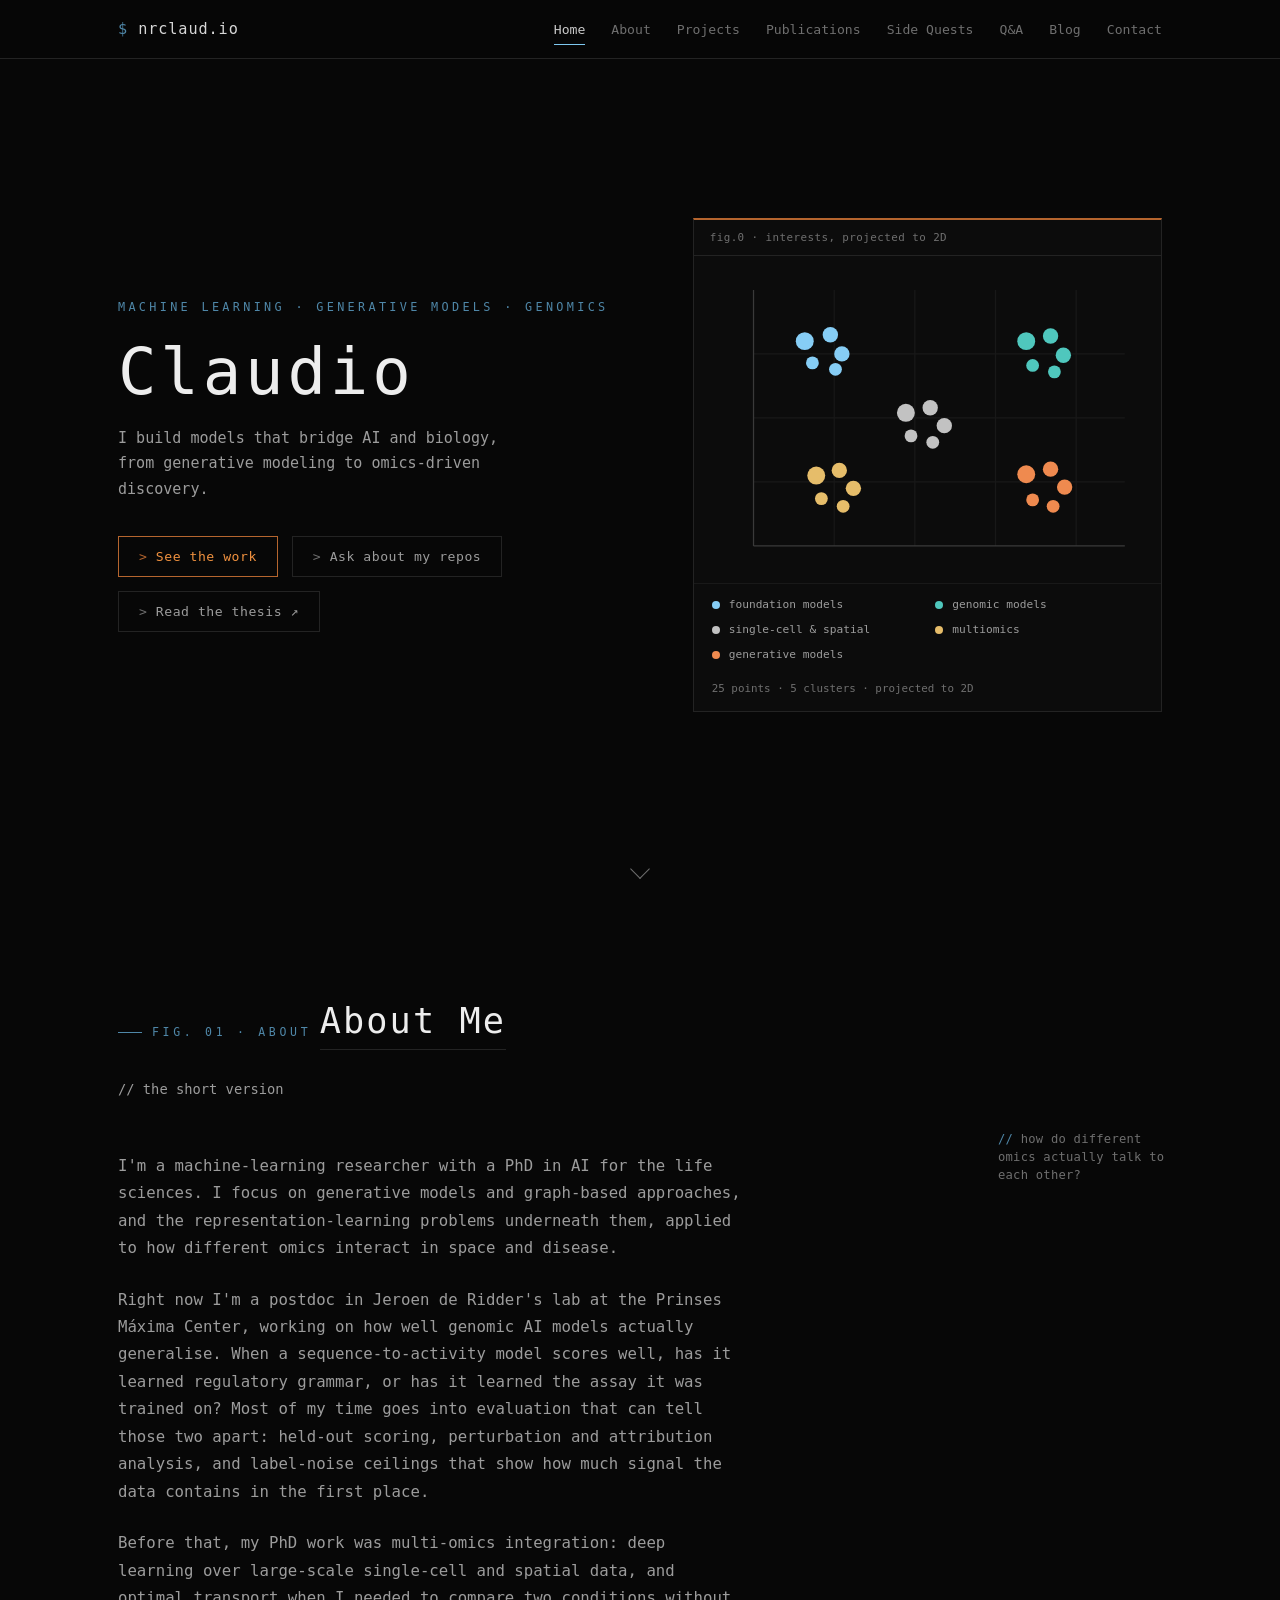
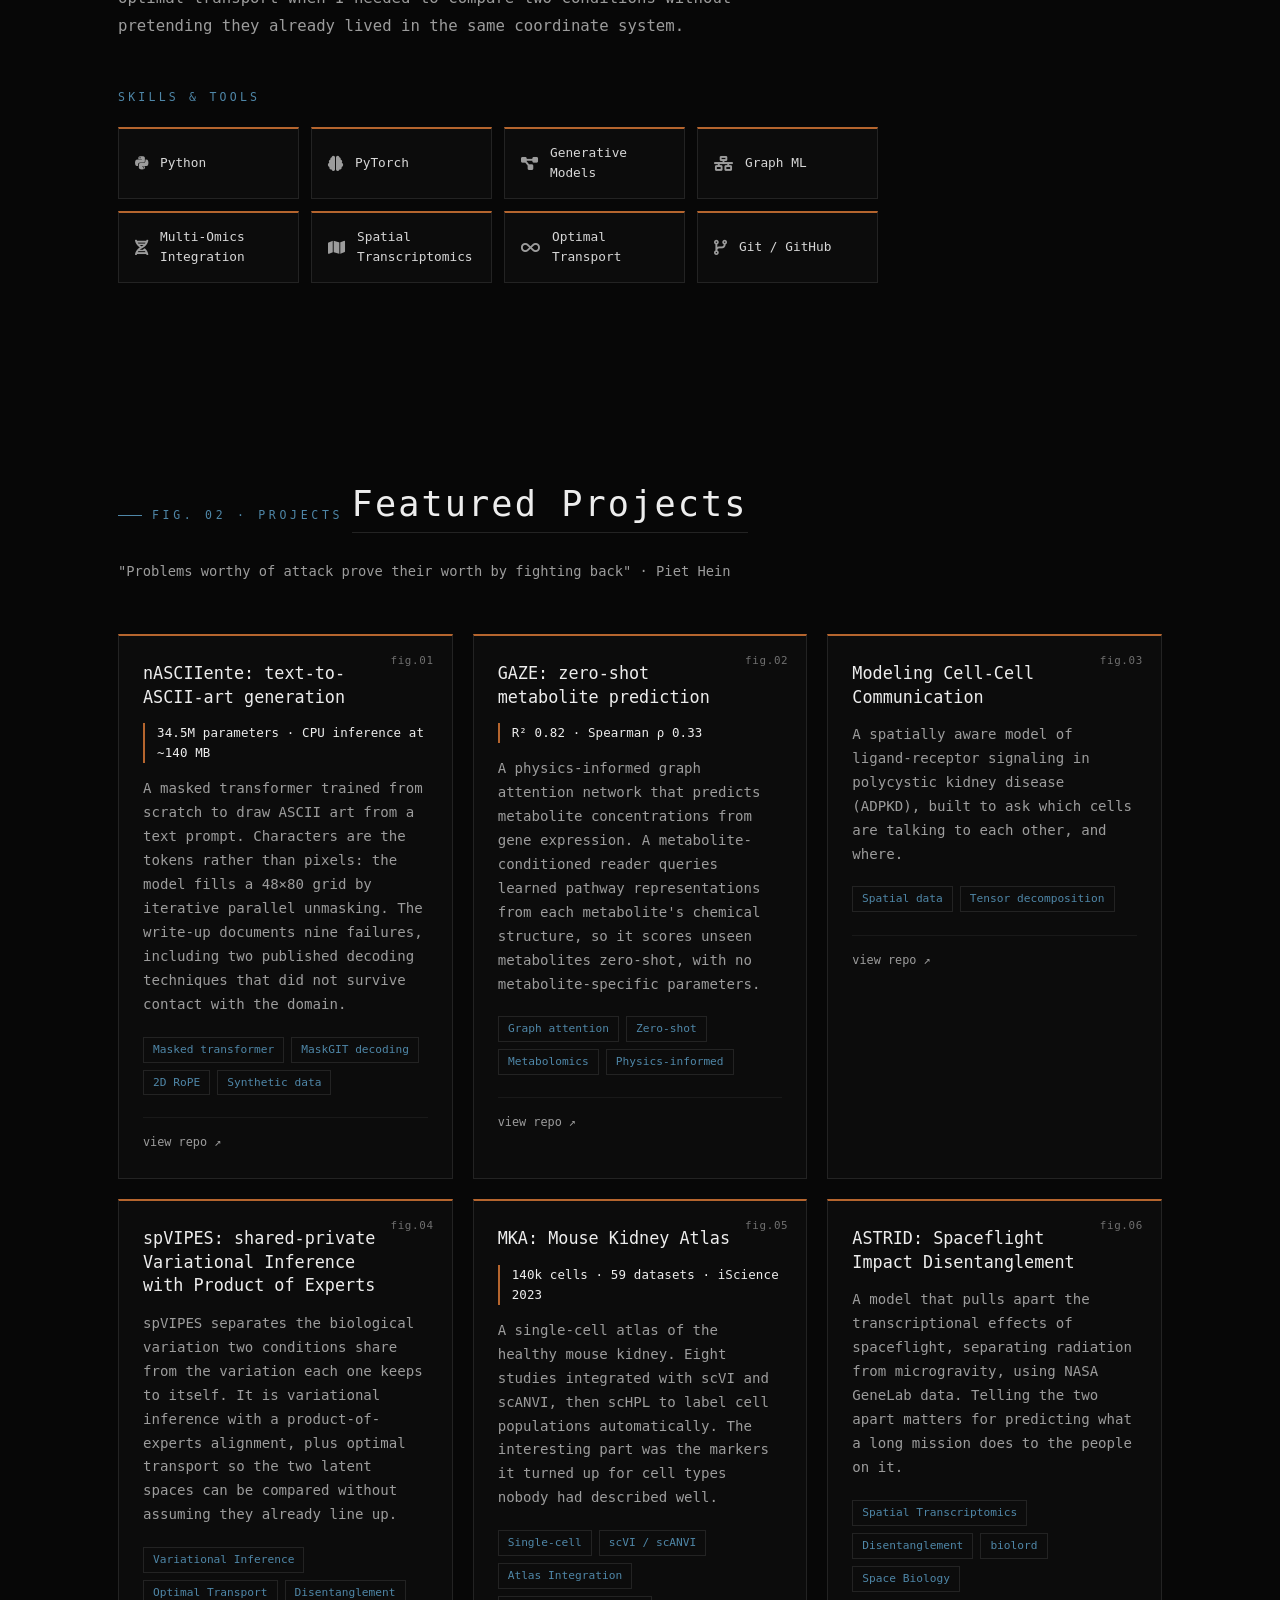
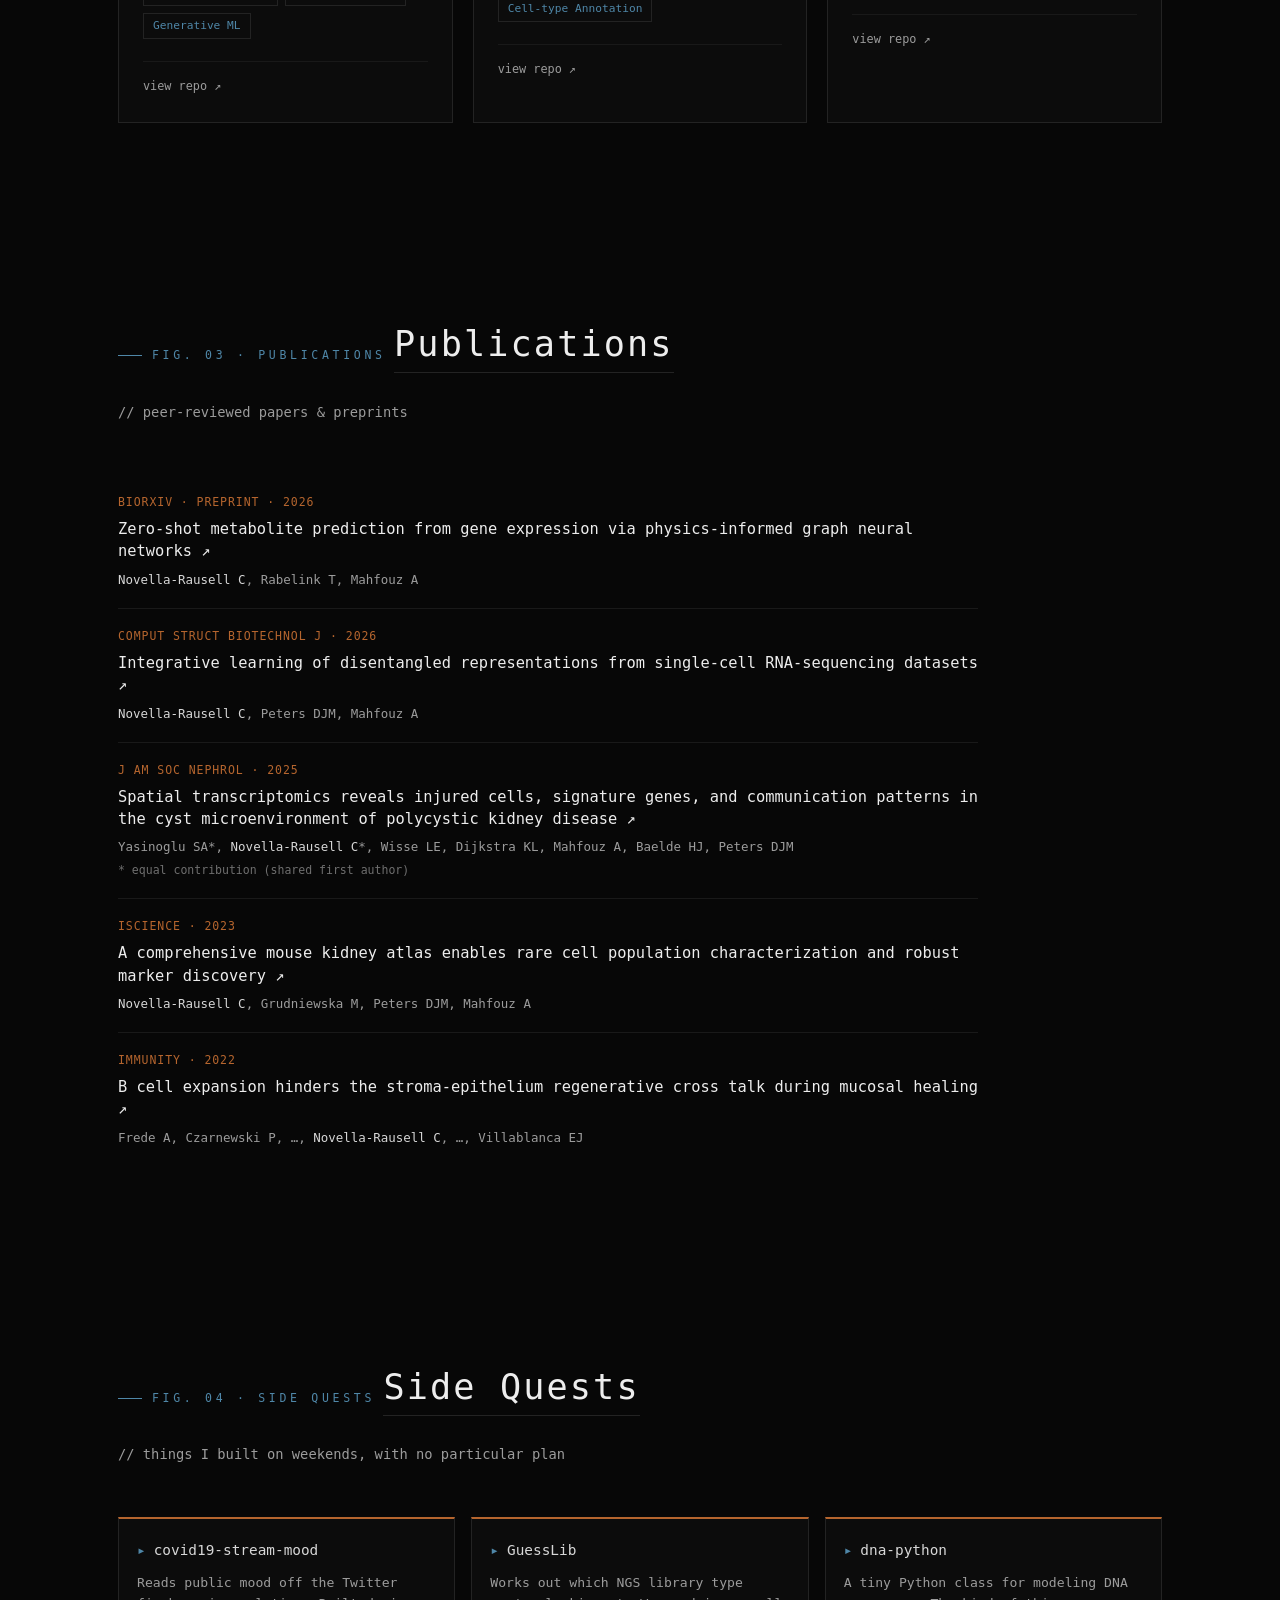
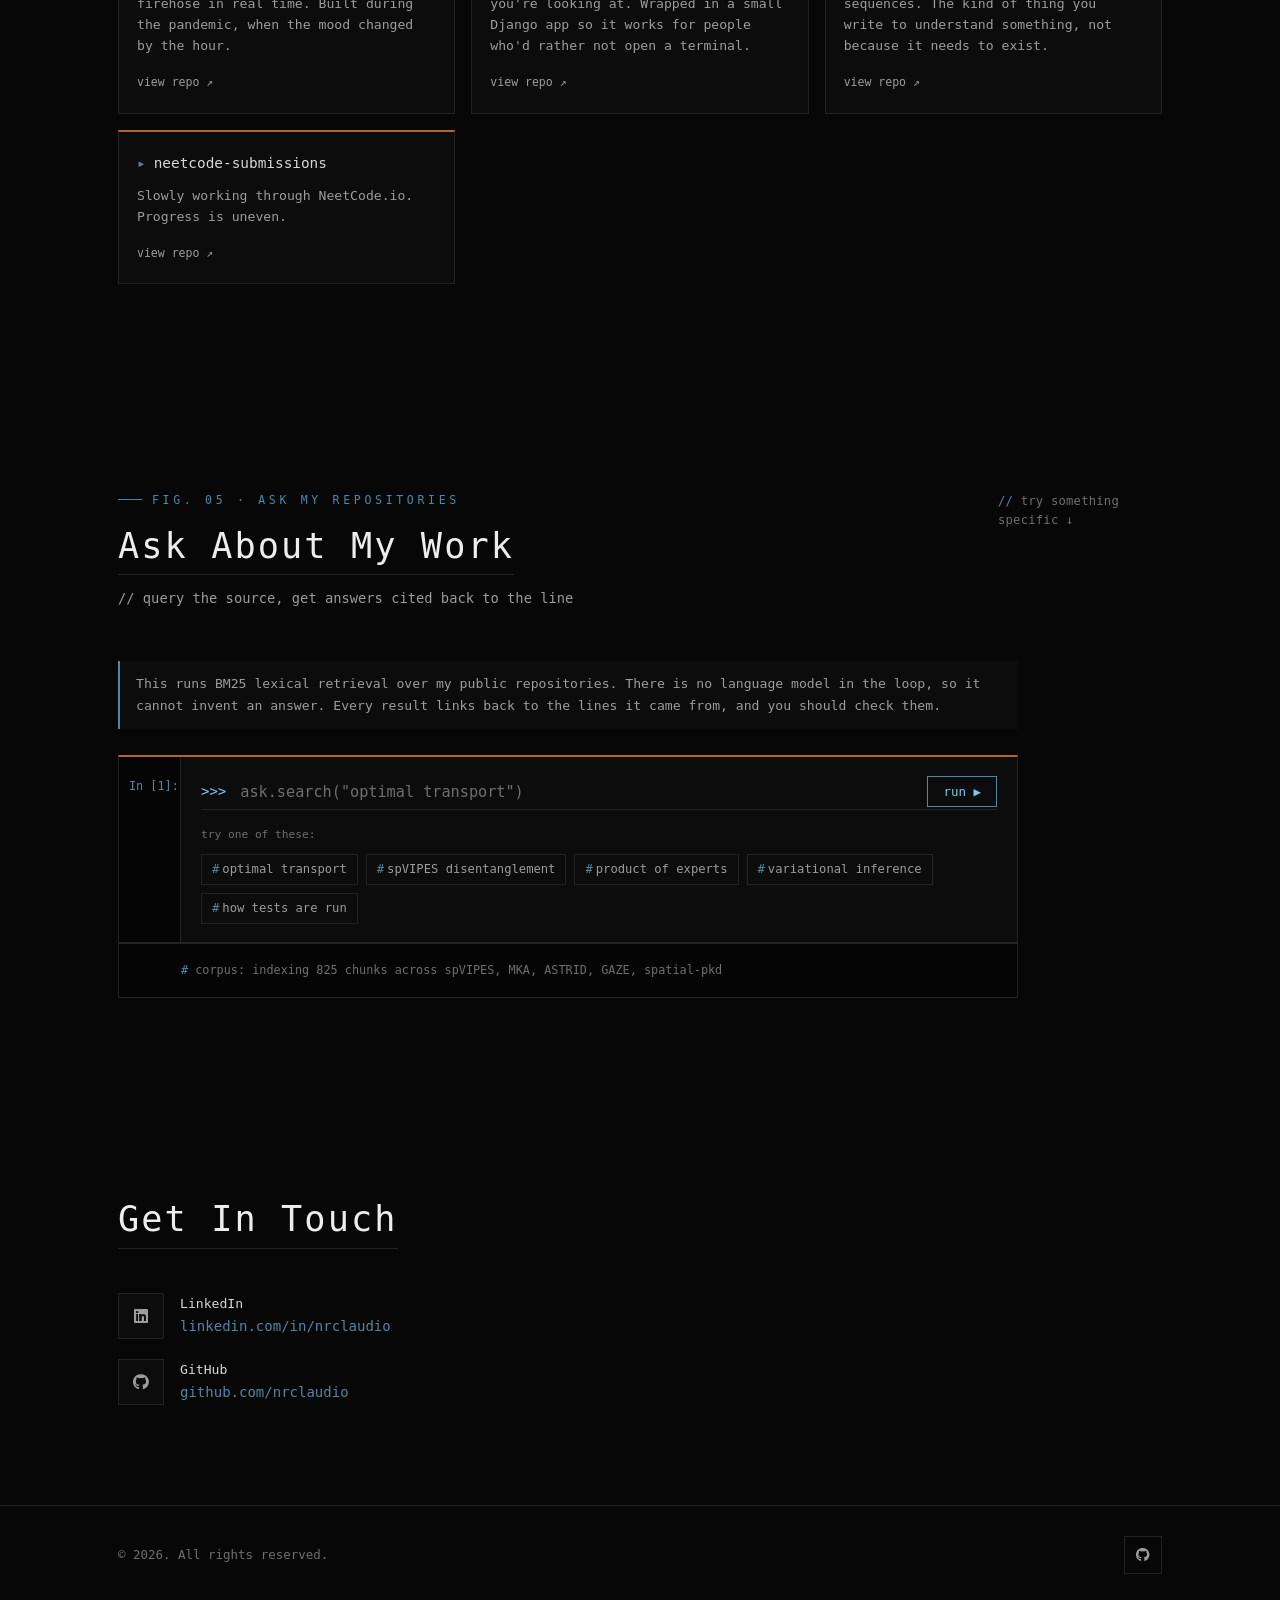
<file: index.html>
<!DOCTYPE html>
<html lang="en">
<head>
    <meta charset="UTF-8">
    <meta name="viewport" content="width=device-width, initial-scale=1.0">
    <title>Claudio Novella-Rausell · ML researcher</title>
    <meta name="description" content="Machine learning researcher building generative models for genomics and the life sciences: diffusion, transformers, and representation learning.">

    <!-- Open Graph / social preview (LinkedIn, applications, etc.) -->
    <meta property="og:title" content="Claudio Novella-Rausell · Machine learning researcher">
    <meta property="og:description" content="I build generative and representation-learning models (diffusion, transformers, optimal transport) and apply them to genomics and the life sciences.">
    <meta property="og:type" content="website">
    <meta property="og:url" content="https://nrclaud.io/">
    <meta name="twitter:card" content="summary">

    <!-- CSS -->
    <link rel="stylesheet" href="css/style.css">

    <!-- Font Awesome for icons -->
    <link rel="stylesheet" href="https://cdnjs.cloudflare.com/ajax/libs/font-awesome/6.0.0/css/all.min.css">
    <!-- Type is the system monospace stack; no web font needed -->
</head>
<body>

<!-- Navigation -->
<nav class="navbar">
    <div class="nav-container">
        <div class="nav-logo">
            <a href="#home">nrclaud.io</a>
        </div>
        <div class="nav-menu">
            <a href="#home" class="nav-link">Home</a>
            <a href="#about" class="nav-link">About</a>
            <a href="#projects" class="nav-link">Projects</a>
            <a href="#publications" class="nav-link">Publications</a>
            <a href="#quests" class="nav-link">Side Quests</a>
            <a href="#qa" class="nav-link">Q&A</a>
            <a href="blog/index.html" class="nav-link">Blog</a>
            <a href="#contact" class="nav-link">Contact</a>
        </div>
        <div class="hamburger">
            <span class="bar"></span>
            <span class="bar"></span>
            <span class="bar"></span>
        </div>
    </div>
</nav>

<!-- Hero Section -->
<section id="home" class="hero">
    <div class="hero-container">
        <div class="hero-content">
            <p class="hero-kicker">Machine learning · Generative models · Genomics</p>
            <h1 class="hero-title">Claudio</h1>
            <p class="hero-description">
                I build models that bridge AI and biology, from generative modeling
                to omics-driven discovery.
            </p>
            <div class="hero-buttons">
                <a href="#projects" class="btn btn-primary">See the work</a>
                <a href="#qa" class="btn btn-secondary">Ask about my repos</a>
                <a href="https://scholarlypublications.universiteitleiden.nl/handle/1887/4247894" class="btn btn-secondary" target="_blank" rel="noopener">Read the thesis &#8599;</a>
            </div>
        </div>

        <figure class="hero-figure" aria-hidden="true">
            <svg viewBox="0 0 340 240" role="img" aria-label="A scatter plot of research interests: foundation models, genomic models, single-cell and spatial, multiomics, and generative models">
                <!-- faint grid -->
                <g stroke="#181818" stroke-width="1">
                    <line x1="97"  y1="14" x2="97"  y2="214"/>
                    <line x1="160" y1="14" x2="160" y2="214"/>
                    <line x1="223" y1="14" x2="223" y2="214"/>
                    <line x1="286" y1="14" x2="286" y2="214"/>
                    <line x1="34" y1="64"  x2="324" y2="64"/>
                    <line x1="34" y1="114" x2="324" y2="114"/>
                    <line x1="34" y1="164" x2="324" y2="164"/>
                </g>
                <!-- axes -->
                <line x1="34" y1="14" x2="34" y2="214" stroke="#3a3a3a" stroke-width="1"/>
                <line x1="34" y1="214" x2="324" y2="214" stroke="#3a3a3a" stroke-width="1"/>

                <!-- foundation models (gulf blue) -->
                <g fill="#86cdf5">
                    <circle class="dot" cx="74"  cy="54"  r="7" style="animation-delay:.0s"/>
                    <circle class="dot" cx="94"  cy="49"  r="6" style="animation-delay:.5s"/>
                    <circle class="dot" cx="103" cy="64"  r="6" style="animation-delay:1.0s"/>
                    <circle class="dot" cx="80"  cy="71"  r="5" style="animation-delay:1.5s"/>
                    <circle class="dot" cx="98"  cy="76"  r="5" style="animation-delay:2.0s"/>
                </g>
                <!-- genomic models (teal) -->
                <g fill="#4fc7bd">
                    <circle class="dot" cx="247" cy="54"  r="7" style="animation-delay:.3s"/>
                    <circle class="dot" cx="266" cy="50"  r="6" style="animation-delay:.8s"/>
                    <circle class="dot" cx="276" cy="65"  r="6" style="animation-delay:1.3s"/>
                    <circle class="dot" cx="252" cy="73"  r="5" style="animation-delay:1.8s"/>
                    <circle class="dot" cx="269" cy="78"  r="5" style="animation-delay:2.3s"/>
                </g>
                <!-- single-cell & spatial (grey) -->
                <g fill="#c2c2c2">
                    <circle class="dot" cx="153" cy="110" r="7" style="animation-delay:.15s"/>
                    <circle class="dot" cx="172" cy="106" r="6" style="animation-delay:.65s"/>
                    <circle class="dot" cx="183" cy="120" r="6" style="animation-delay:1.15s"/>
                    <circle class="dot" cx="157" cy="128" r="5" style="animation-delay:1.65s"/>
                    <circle class="dot" cx="174" cy="133" r="5" style="animation-delay:2.15s"/>
                </g>
                <!-- multiomics (gold) -->
                <g fill="#e6bd6a">
                    <circle class="dot" cx="83"  cy="159" r="7" style="animation-delay:.4s"/>
                    <circle class="dot" cx="101" cy="155" r="6" style="animation-delay:.9s"/>
                    <circle class="dot" cx="112" cy="169" r="6" style="animation-delay:1.4s"/>
                    <circle class="dot" cx="87"  cy="177" r="5" style="animation-delay:1.9s"/>
                    <circle class="dot" cx="104" cy="183" r="5" style="animation-delay:2.4s"/>
                </g>
                <!-- generative models (gulf orange) -->
                <g fill="#ef8a4f">
                    <circle class="dot" cx="247" cy="158" r="7" style="animation-delay:.25s"/>
                    <circle class="dot" cx="266" cy="154" r="6" style="animation-delay:.75s"/>
                    <circle class="dot" cx="277" cy="168" r="6" style="animation-delay:1.25s"/>
                    <circle class="dot" cx="252" cy="178" r="5" style="animation-delay:1.75s"/>
                    <circle class="dot" cx="268" cy="183" r="5" style="animation-delay:2.25s"/>
                </g>
            </svg>
            <ul class="fig-legend">
                <li><span class="sw" style="background:#86cdf5"></span>foundation models</li>
                <li><span class="sw" style="background:#4fc7bd"></span>genomic models</li>
                <li><span class="sw" style="background:#c2c2c2"></span>single-cell &amp; spatial</li>
                <li><span class="sw" style="background:#e6bd6a"></span>multiomics</li>
                <li><span class="sw" style="background:#ef8a4f"></span>generative models</li>
            </ul>
            <figcaption>25 points &middot; 5 clusters &middot; projected to 2D</figcaption>
        </figure>
    </div>
    <div class="scroll-indicator">
        <div class="scroll-arrow"></div>
    </div>
</section>

<!-- About Section -->
<section id="about" class="about">
    <div class="container">
        <aside class="margin-note" style="top: 130px; right: 24px;">how do different omics actually talk to each other?</aside>
        <div class="section-header">
            <div class="fig-label">Fig. 01 &middot; About</div>
            <h2 class="section-title">About Me</h2>
            <p class="section-subtitle">// the short version</p>
        </div>
        <div class="about-content">
            <div class="about-text">
                <p>
                    I'm a machine-learning researcher with a PhD in AI for the life sciences.
                    I focus on generative models and graph-based approaches, and the representation-learning
                    problems underneath them, applied to how different omics interact in space and disease.
                </p>
                <p>
                    Right now I'm a postdoc in Jeroen de Ridder's lab at the Prinses M&aacute;xima Center,
                    working on how well genomic AI models actually generalise. When a sequence-to-activity
                    model scores well, has it learned regulatory grammar, or has it learned the assay it was
                    trained on? Most of my time goes into evaluation that can tell those two apart: held-out
                    scoring, perturbation and attribution analysis, and label-noise ceilings that show how
                    much signal the data contains in the first place.
                </p>
                <p>
                    Before that, my PhD work was multi-omics integration: deep learning over large-scale
                    single-cell and spatial data, and optimal transport when I needed to compare two conditions
                    without pretending they already lived in the same coordinate system.
                </p>

                <div class="skills">
                    <h3>Skills & Tools</h3>
                    <div class="skills-grid">
                        <div class="skill-item"><i class="fab fa-python"></i> <span>Python</span></div>
                        <div class="skill-item"><i class="fas fa-brain"></i> <span>PyTorch</span></div>
                        <div class="skill-item"><i class="fas fa-project-diagram"></i> <span>Generative Models</span></div>
                        <div class="skill-item"><i class="fas fa-network-wired"></i> <span>Graph ML</span></div>
                        <div class="skill-item"><i class="fas fa-dna"></i> <span>Multi-Omics Integration</span></div>
                        <div class="skill-item"><i class="fas fa-map"></i> <span>Spatial Transcriptomics</span></div>
                        <div class="skill-item"><i class="fas fa-infinity"></i> <span>Optimal Transport</span></div>
                        <div class="skill-item"><i class="fas fa-code-branch"></i> <span>Git / GitHub</span></div>
                    </div>
                </div>
            </div>
        </div>
    </div>
</section>

<!-- Projects Section -->
<section id="projects" class="projects">
    <div class="container">
        <div class="section-header">
            <div class="fig-label">Fig. 02 &middot; Projects</div>
            <h2 class="section-title">Featured Projects</h2>
            <p class="section-subtitle">"Problems worthy of attack prove their worth by fighting back" &middot; Piet Hein</p>
        </div>
        <div class="projects-grid">
            <a class="project-card" href="/nasciiente/">
                <div class="project-content">
                    <h3 class="project-title">nASCIIente: text-to-ASCII-art generation</h3>
                    <p class="project-metric">34.5M parameters &middot; CPU inference at ~140&nbsp;MB</p>
                    <p class="project-description">
                        A masked transformer trained from scratch to draw ASCII art from a
                        text prompt. Characters are the tokens rather than pixels: the model
                        fills a 48&times;80 grid by iterative parallel unmasking. The write-up
                        documents nine failures, including two published decoding techniques
                        that did not survive contact with the domain.
                    </p>
                    <div class="project-technologies">
                        <span class="tech-tag">Masked transformer</span>
                        <span class="tech-tag">MaskGIT decoding</span>
                        <span class="tech-tag">2D RoPE</span>
                        <span class="tech-tag">Synthetic data</span>
                    </div>
                </div>
            </a>

            <a class="project-card" href="https://github.com/nrclaudio/GAZE" target="_blank" rel="noopener">
                <div class="project-content">
                    <h3 class="project-title">GAZE: zero-shot metabolite prediction</h3>
                    <p class="project-metric">R&sup2; 0.82 &middot; Spearman ρ 0.33</p>
                    <p class="project-description">
                        A physics-informed graph attention network that predicts metabolite
                        concentrations from gene expression. A metabolite-conditioned reader queries
                        learned pathway representations from each metabolite's chemical structure, so it
                        scores unseen metabolites zero-shot, with no metabolite-specific parameters.
                    </p>
                    <div class="project-technologies">
                        <span class="tech-tag">Graph attention</span>
                        <span class="tech-tag">Zero-shot</span>
                        <span class="tech-tag">Metabolomics</span>
                        <span class="tech-tag">Physics-informed</span>
                    </div>
                </div>
            </a>

            <a class="project-card" href="https://github.com/nrclaudio/spatial-pkd" target="_blank" rel="noopener">
                <div class="project-content">
                    <h3 class="project-title">Modeling Cell-Cell Communication</h3>
                    <p class="project-description">
                        A spatially aware model of ligand-receptor signaling in polycystic kidney disease (ADPKD),
                        built to ask which cells are talking to each other, and where.
                    </p>
                    <div class="project-technologies">
                        <span class="tech-tag">Spatial data</span>
                        <span class="tech-tag">Tensor decomposition</span>
                    </div>
                </div>
            </a>

            <a class="project-card" href="https://github.com/nrclaudio/spVIPES" target="_blank" rel="noopener">
                <div class="project-content">
                    <h3 class="project-title">spVIPES: shared-private Variational Inference with Product of Experts</h3>
                    <p class="project-description">
                        spVIPES separates the biological variation two conditions share from the variation
                        each one keeps to itself. It is variational inference with a product-of-experts
                        alignment, plus optimal transport so the two latent spaces can be compared without
                        assuming they already line up.
                    </p>
                    <div class="project-technologies">
                        <span class="tech-tag">Variational Inference</span>
                        <span class="tech-tag">Optimal Transport</span>
                        <span class="tech-tag">Disentanglement</span>
                        <span class="tech-tag">Generative ML</span>
                    </div>
                </div>
            </a>

            <a class="project-card" href="https://github.com/nrclaudio/MKA" target="_blank" rel="noopener">
                <div class="project-content">
                    <h3 class="project-title">MKA: Mouse Kidney Atlas</h3>
                    <p class="project-metric">140k cells &middot; 59 datasets &middot; iScience 2023</p>
                    <p class="project-description">
                        A single-cell atlas of the healthy mouse kidney. Eight studies integrated with
                        scVI and scANVI, then scHPL to label cell populations automatically. The interesting
                        part was the markers it turned up for cell types nobody had described well.
                    </p>
                    <div class="project-technologies">
                        <span class="tech-tag">Single-cell</span>
                        <span class="tech-tag">scVI / scANVI</span>
                        <span class="tech-tag">Atlas Integration</span>
                        <span class="tech-tag">Cell-type Annotation</span>
                    </div>
                </div>
            </a>

            <a class="project-card" href="https://github.com/nrclaudio/ASTRID" target="_blank" rel="noopener">
                <div class="project-content">
                    <h3 class="project-title">ASTRID: Spaceflight Impact Disentanglement</h3>
                    <p class="project-description">
                        A model that pulls apart the transcriptional effects of spaceflight, separating
                        radiation from microgravity, using NASA GeneLab data. Telling the two apart matters
                        for predicting what a long mission does to the people on it.
                    </p>
                    <div class="project-technologies">
                        <span class="tech-tag">Spatial Transcriptomics</span>
                        <span class="tech-tag">Disentanglement</span>
                        <span class="tech-tag">biolord</span>
                        <span class="tech-tag">Space Biology</span>
                    </div>
                </div>
            </a>

        </div>
    </div>
</section>

<!-- Publications Section -->
<section id="publications" class="publications">
    <div class="container">
        <div class="section-header">
            <div class="fig-label">Fig. 03 &middot; Publications</div>
            <h2 class="section-title">Publications</h2>
            <p class="section-subtitle">// peer-reviewed papers &amp; preprints</p>
        </div>
        <ol class="pub-list">
            <li class="pub">
                <div class="pub-venue">bioRxiv &middot; Preprint &middot; 2026</div>
                <a class="pub-title" href="https://www.biorxiv.org/content/10.64898/2026.06.29.735073v1" target="_blank" rel="noopener">Zero-shot metabolite prediction from gene expression via physics-informed graph neural networks &#8599;</a>
                <div class="pub-authors"><span class="me">Novella-Rausell C</span>, Rabelink T, Mahfouz A</div>
            </li>
            <li class="pub">
                <div class="pub-venue">Comput Struct Biotechnol J &middot; 2026</div>
                <a class="pub-title" href="https://doi.org/10.34133/csbj.0015" target="_blank" rel="noopener">Integrative learning of disentangled representations from single-cell RNA-sequencing datasets &#8599;</a>
                <div class="pub-authors"><span class="me">Novella-Rausell C</span>, Peters DJM, Mahfouz A</div>
            </li>
            <li class="pub">
                <div class="pub-venue">J Am Soc Nephrol &middot; 2025</div>
                <a class="pub-title" href="https://doi.org/10.1681/asn.0000000894" target="_blank" rel="noopener">Spatial transcriptomics reveals injured cells, signature genes, and communication patterns in the cyst microenvironment of polycystic kidney disease &#8599;</a>
                <div class="pub-authors">Yasinoglu SA*, <span class="me">Novella-Rausell C</span>*, Wisse LE, Dijkstra KL, Mahfouz A, Baelde HJ, Peters DJM</div>
                <div class="pub-eq">* equal contribution (shared first author)</div>
            </li>
            <li class="pub">
                <div class="pub-venue">iScience &middot; 2023</div>
                <a class="pub-title" href="https://doi.org/10.1016/j.isci.2023.106877" target="_blank" rel="noopener">A comprehensive mouse kidney atlas enables rare cell population characterization and robust marker discovery &#8599;</a>
                <div class="pub-authors"><span class="me">Novella-Rausell C</span>, Grudniewska M, Peters DJM, Mahfouz A</div>
            </li>
            <li class="pub">
                <div class="pub-venue">Immunity &middot; 2022</div>
                <a class="pub-title" href="https://doi.org/10.1016/j.immuni.2022.11.002" target="_blank" rel="noopener">B cell expansion hinders the stroma-epithelium regenerative cross talk during mucosal healing &#8599;</a>
                <div class="pub-authors">Frede A, Czarnewski P, &hellip;, <span class="me">Novella-Rausell C</span>, &hellip;, Villablanca EJ</div>
            </li>
        </ol>
    </div>
</section>

<!-- Side Quests Section -->
<section id="quests" class="quests">
    <div class="container">
        <div class="section-header">
            <div class="fig-label">Fig. 04 &middot; Side Quests</div>
            <h2 class="section-title">Side Quests</h2>
            <p class="section-subtitle">// things I built on weekends, with no particular plan</p>
        </div>
        <div class="quest-grid">
            <a class="quest-card" href="https://github.com/nrclaudio/covid19-stream-mood" target="_blank" rel="noopener">
                <div class="quest-name">covid19-stream-mood</div>
                <p class="quest-desc">Reads public mood off the Twitter firehose in real time. Built during the pandemic, when the mood changed by the hour.</p>
                <span class="quest-arrow">view repo &#8599;</span>
            </a>
            <a class="quest-card" href="https://github.com/nrclaudio/GuessLib" target="_blank" rel="noopener">
                <div class="quest-name">GuessLib</div>
                <p class="quest-desc">Works out which NGS library type you're looking at. Wrapped in a small Django app so it works for people who'd rather not open a terminal.</p>
                <span class="quest-arrow">view repo &#8599;</span>
            </a>
            <a class="quest-card" href="https://github.com/nrclaudio/dna-python" target="_blank" rel="noopener">
                <div class="quest-name">dna-python</div>
                <p class="quest-desc">A tiny Python class for modeling DNA sequences. The kind of thing you write to understand something, not because it needs to exist.</p>
                <span class="quest-arrow">view repo &#8599;</span>
            </a>
            <a class="quest-card" href="https://github.com/nrclaudio/neetcode-submissions" target="_blank" rel="noopener">
                <div class="quest-name">neetcode-submissions</div>
                <p class="quest-desc">Slowly working through NeetCode.io. Progress is uneven.</p>
                <span class="quest-arrow">view repo &#8599;</span>
            </a>
        </div>
    </div>
</section>

<!-- Q&A Section -->
<section id="qa" class="qa-section">
    <div class="container">
        <aside class="margin-note" style="top: 8px; right: 24px;">try something specific &darr;</aside>
        <div class="section-header">
            <div class="fig-label">Fig. 05 &middot; Ask my repositories</div>
            <h2 class="section-title">Ask About My Work</h2>
            <p class="section-subtitle">// query the source, get answers cited back to the line</p>
        </div>
        <div class="qa-preview">
            <p class="qa-note">
                This runs BM25 lexical retrieval over my public repositories. There is no language model
                in the loop, so it cannot invent an answer. Every result links back to the lines it came
                from, and you should check them.
            </p>

            <!-- Notebook query cell -->
            <div class="notebook" id="qa-notebook">
                <div class="cell">
                    <div class="cell-gutter">In&#8202;[1]:</div>
                    <div class="cell-body">
                        <div class="cell-input">
                            <span class="prompt">&gt;&gt;&gt;</span>
                            <input
                                type="text"
                                id="search-input"
                                placeholder="ask.search(&quot;optimal transport&quot;)"
                                autocomplete="off"
                            >
                            <button id="search-btn">run &#9654;</button>
                        </div>
                        <div class="example-chips">
                            <span class="chip-label">try one of these:</span>
                            <span class="chip" data-q="optimal transport">optimal transport</span>
                            <span class="chip" data-q="how does spVIPES disentangle variation">spVIPES disentanglement</span>
                            <span class="chip" data-q="product of experts">product of experts</span>
                            <span class="chip" data-q="variational inference">variational inference</span>
                            <span class="chip" data-q="how are the tests run">how tests are run</span>
                        </div>
                    </div>
                </div>

                <div class="loading" id="loading">running retrieval over the corpus&hellip;</div>

                <div class="cell answer-section" id="answer-section">
                    <div class="cell-gutter out">Out[1]:</div>
                    <div class="cell-body">
                        <h3>Answer</h3>
                        <div id="answer-content"></div>
                    </div>
                </div>

                <div class="qa-footer">
                    <p>corpus: indexing <span id="chunk-count"></span> chunks across <span id="repo-list"></span></p>
                </div>
            </div>
        </div>
    </div>
</section>

<!-- Contact Section -->
<section id="contact" class="contact">
    <div class="container">
        <div class="section-header">
            <h2 class="section-title">Get In Touch</h2>
        </div>
        <div class="contact-content">
            <div class="contact-info">
                <div class="contact-item">
                    <div class="contact-icon">
                        <i class="fab fa-linkedin"></i>
                    </div>
                    <div class="contact-details">
                        <h4>LinkedIn</h4>
                        <a href="https://linkedin.com/in/nrclaudio" target="_blank">linkedin.com/in/nrclaudio</a>
                    </div>
                </div>
                <div class="contact-item">
                    <div class="contact-icon">
                        <i class="fab fa-github"></i>
                    </div>
                    <div class="contact-details">
                        <h4>GitHub</h4>
                        <a href="https://github.com/nrclaudio" target="_blank">github.com/nrclaudio</a>
                    </div>
                </div>
            </div>
        </div>
    </div>
</section>

<!-- Footer -->
<footer class="footer">
    <div class="container">
        <div class="footer-content">
            <div class="footer-text">
                <p>&copy; 2026. All rights reserved.</p>
            </div>
            <div class="social-links">
                <a href="https://github.com/nrclaudio" target="_blank" class="social-link">
                    <i class="fab fa-github"></i>
                </a>
            </div>
        </div>
    </div>
</footer>

<!-- JavaScript -->
<script src="js/script.js"></script>
</body>
</html>
</file>
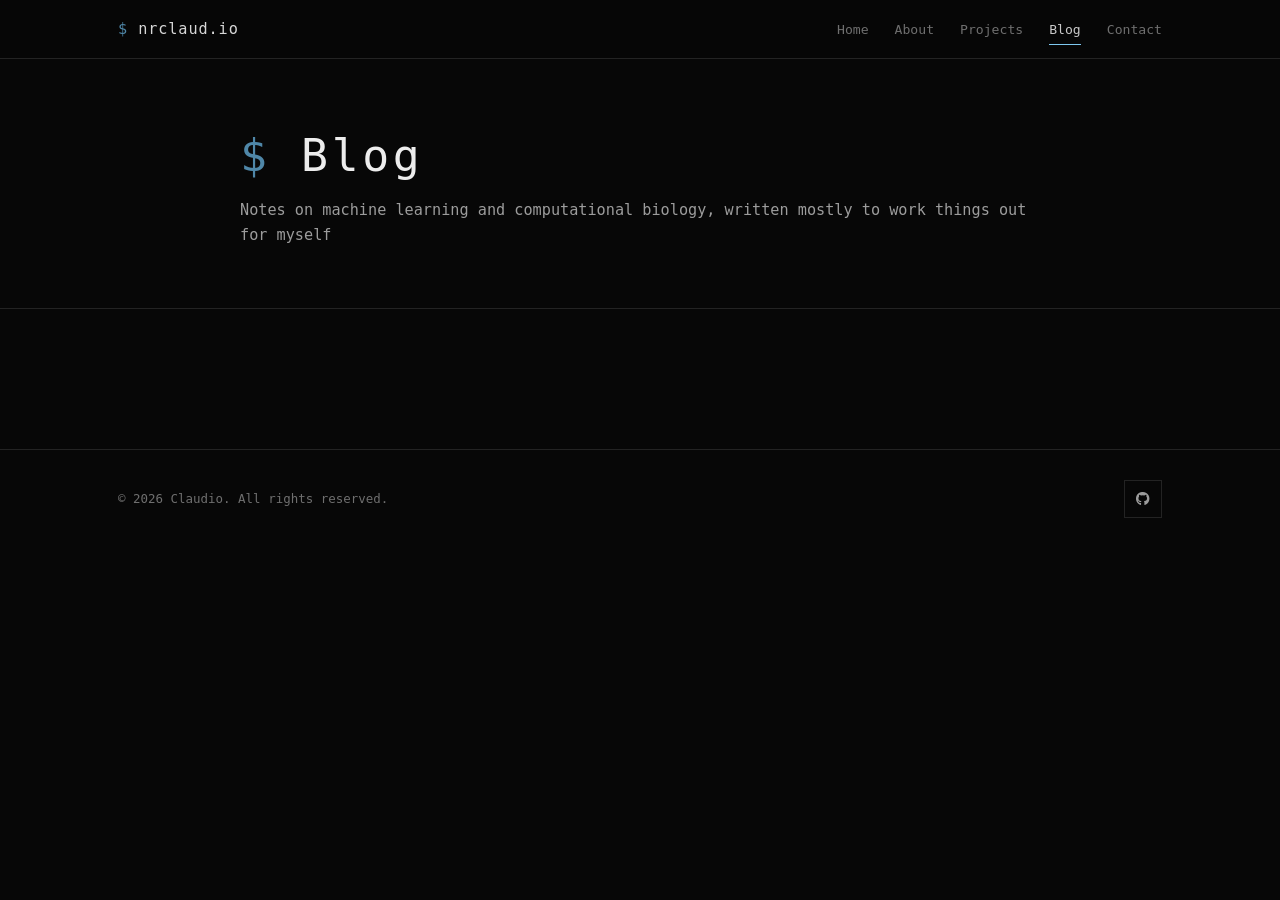
<file: blog/index.html>
<!DOCTYPE html>
<html lang="en">
<head>
    <meta charset="UTF-8">
    <meta name="viewport" content="width=device-width, initial-scale=1.0">
    <title>Blog - nrclaud.io</title>
    <meta name="description" content="Notes on machine learning and computational biology.">

    <!-- CSS -->
    <link rel="stylesheet" href="../css/style.css">
    <link rel="stylesheet" href="../css/blog.css">

    <!-- Font Awesome for icons -->
    <link rel="stylesheet" href="https://cdnjs.cloudflare.com/ajax/libs/font-awesome/6.0.0/css/all.min.css">
</head>
<body>

<!-- Navigation -->
<nav class="navbar">
    <div class="nav-container">
        <div class="nav-logo">
            <a href="../index.html">nrclaud.io</a>
        </div>
        <div class="nav-menu">
            <a href="../index.html#home" class="nav-link">Home</a>
            <a href="../index.html#about" class="nav-link">About</a>
            <a href="../index.html#projects" class="nav-link">Projects</a>
            <a href="index.html" class="nav-link active">Blog</a>
            <a href="../index.html#contact" class="nav-link">Contact</a>
        </div>
        <div class="hamburger">
            <span class="bar"></span>
            <span class="bar"></span>
            <span class="bar"></span>
        </div>
    </div>
</nav>

<!-- Blog Header -->
<section class="blog-header">
    <div class="container">
        <div class="blog-header-content">
            <h1 class="blog-title">Blog</h1>
            <p class="blog-subtitle">
                Notes on machine learning and computational biology, written mostly to work things out for myself
            </p>
        </div>
    </div>
</section>

<!-- Blog Posts -->
<section class="blog-posts">
    <div class="container">
        <div class="posts-grid">
            <!-- Blog posts will be loaded dynamically -->
        </div>
    </div>
</section>

<!-- Footer -->
<footer class="footer">
    <div class="container">
        <div class="footer-content">
            <div class="footer-text">
                <p>&copy; 2026 Claudio. All rights reserved.</p>
            </div>
            <div class="social-links">
                <a href="https://github.com/nrclaudio" target="_blank" class="social-link">
                    <i class="fab fa-github"></i>
                </a>
            </div>
        </div>
    </div>
</footer>

<!-- JavaScript -->
<script src="../js/script.js"></script>
<script src="../js/blog.js"></script>
</body>
</html>
</file>
<file: css/style.css>
/* ==========================================================================
   nrclaud.io · GLYPH48 terminal theme
   Near-black phosphor terminal: monospace, greyscale hierarchy, a single
   green glow for life. Restrained. One indulgence.
   ========================================================================== */

:root {
    --bg:         #070707;  /* near-black terminal ground         */
    --panel:      #0c0c0c;  /* raised panels / cards              */
    --sunk:       #050505;  /* recessed strips                    */
    --fg:         #d7d7d7;  /* primary text                       */
    --art:        #ededed;  /* brightest text                     */
    --dim:        #9c9c9c;  /* secondary text                     */
    --faint:      #6f6f6f;  /* tertiary / captions                */
    --line:       #232323;  /* hairline borders                   */
    --line-soft:  #191919;  /* fainter hairline                   */
    /* Gulf livery accents: powder-blue field, marigold stripe    */
    --glow:       #9bd7f7;  /* bright gulf blue, the glow         */
    --blue:       #7ec8f0;  /* gulf powder blue, text weight      */
    --blue-dim:   #4f87a8;  /* muted gulf blue                    */
    --orange:     #f0913f;  /* gulf marigold orange               */
    --orange-dim: #b5652e;  /* muted gulf orange                  */

    --mono: ui-monospace, 'SF Mono', 'Menlo', 'DejaVu Sans Mono', 'Consolas', monospace;
}

/* Reset */
* { margin: 0; padding: 0; box-sizing: border-box; }
html { scroll-behavior: smooth; }

body {
    font-family: var(--mono);
    font-size: 14px;
    line-height: 1.6;
    color: var(--fg);
    background: var(--bg);
    overflow-x: hidden;
    -webkit-font-smoothing: antialiased;
    text-rendering: optimizeLegibility;
}

.container {
    max-width: 1100px;
    margin: 0 auto;
    padding: 0 28px;
    position: relative;
}

h1, h2, h3, h4, h5, h6 { font-weight: normal; line-height: 1.2; }
a { text-decoration: none; color: inherit; cursor: pointer; }

::selection { background: var(--fg); color: var(--bg); }

/* ------- Shared terminal bits -------------------------------------------- */

.fig-label {
    font-family: var(--mono);
    font-size: 0.72rem;
    letter-spacing: 0.32em;
    text-transform: uppercase;
    color: var(--blue-dim);
    margin-bottom: 16px;
    display: inline-flex;
    align-items: center;
    gap: 10px;
}
.fig-label::before {
    content: "";
    width: 24px;
    height: 1px;
    background: var(--blue-dim);
}

/* Margin notes: mono "comments" instead of handwriting */
.margin-note {
    position: absolute;
    font-family: var(--mono);
    font-size: 0.76rem;
    line-height: 1.5;
    color: var(--faint);
    width: 168px;
    pointer-events: none;
    letter-spacing: 0.02em;
}
.margin-note::before { content: "// "; color: var(--blue-dim); }

/* ------- Buttons --------------------------------------------------------- */

.btn {
    display: inline-block;
    padding: 9px 20px;
    font-family: var(--mono);
    font-size: 0.82rem;
    letter-spacing: 0.04em;
    text-align: center;
    border: 1px solid var(--line);
    background: transparent;
    color: var(--dim);
    cursor: pointer;
    transition: color 0.16s ease, border-color 0.16s ease, text-shadow 0.16s ease;
}
.btn::before { content: "> "; color: var(--faint); transition: color 0.16s ease; }
.btn:hover { color: var(--fg); border-color: var(--faint); }
.btn-primary { color: var(--orange); border-color: var(--orange-dim); }
.btn-primary:hover {
    color: #ffb066;
    border-color: var(--orange);
    text-shadow: 0 0 8px rgba(240, 145, 63, 0.5);
}
.btn-primary::before { content: "> "; color: var(--orange-dim); }
.btn-primary:hover::before { color: var(--orange); }

/* ------- Navigation ------------------------------------------------------ */

.navbar {
    position: fixed;
    top: 0;
    width: 100%;
    background: rgba(7, 7, 7, 0.82);
    backdrop-filter: blur(8px);
    border-bottom: 1px solid var(--line);
    z-index: 1000;
}
.nav-container {
    max-width: 1100px;
    margin: 0 auto;
    padding: 0 28px;
    display: flex;
    justify-content: space-between;
    align-items: center;
    height: 58px;
}
.nav-logo a {
    font-family: var(--mono);
    font-size: 0.95rem;
    color: var(--fg);
    letter-spacing: 0.06em;
}
.nav-logo a::before { content: "$ "; color: var(--blue-dim); }
.nav-menu { display: flex; gap: 26px; }
.nav-link {
    font-family: var(--mono);
    font-size: 0.82rem;
    color: var(--faint);
    position: relative;
    padding: 4px 0;
    transition: color 0.16s ease;
}
.nav-link::after {
    content: "";
    position: absolute;
    left: 0; bottom: -1px;
    width: 0; height: 1px;
    background: var(--blue);
    transition: width 0.2s ease;
}
.nav-link:hover { color: var(--dim); }
.nav-link.active { color: var(--fg); }
.nav-link:hover::after, .nav-link.active::after { width: 100%; }

.hamburger { display: none; flex-direction: column; cursor: pointer; gap: 5px; }
.bar { width: 22px; height: 1.5px; background: var(--dim); transition: 0.3s; }

/* ------- Hero ------------------------------------------------------------ */

.hero {
    min-height: 100vh;
    display: flex;
    align-items: center;
    position: relative;
    padding: 90px 0 60px;
}
.hero-container {
    max-width: 1100px;
    margin: 0 auto;
    padding: 0 28px;
    display: grid;
    grid-template-columns: 1.05fr 0.95fr;
    gap: 56px;
    align-items: center;
    width: 100%;
}
.hero-content { animation: rise 0.7s ease-out both; }
.hero-kicker {
    font-family: var(--mono);
    font-size: 0.74rem;
    letter-spacing: 0.28em;
    text-transform: uppercase;
    color: var(--blue-dim);
    margin-bottom: 22px;
}
.hero-title {
    font-size: clamp(2.6rem, 6vw, 4rem);
    font-weight: normal;
    letter-spacing: 0.06em;
    line-height: 1.05;
    color: var(--art);
    margin-bottom: 20px;
}
.hero-title .amp { color: var(--blue); }
.hero-role {
    font-family: var(--mono);
    font-size: 1rem;
    color: var(--blue);
    line-height: 1.4;
    margin-bottom: 22px;
    letter-spacing: 0.01em;
}
.hero-role::before { content: "// "; color: var(--blue-dim); }
.hero-description {
    font-size: 0.94rem;
    color: var(--dim);
    max-width: 46ch;
    margin-bottom: 34px;
    line-height: 1.7;
}
.hero-buttons { display: flex; gap: 14px; flex-wrap: wrap; }

/* Terminal panel figure (flat, hairline, no tape/rotation) */
.hero-figure {
    position: relative;
    background: var(--panel);
    border: 1px solid var(--line);
    border-top: 2px solid var(--orange-dim);
    padding: 0;
    animation: rise 0.7s ease-out 0.1s both;
}
.hero-figure::before {
    content: "fig.0 · interests, projected to 2D";
    display: block;
    font-family: var(--mono);
    font-size: 0.68rem;
    letter-spacing: 0.04em;
    color: var(--faint);
    padding: 9px 16px;
    border-bottom: 1px solid var(--line);
}
.hero-figure svg { display: block; width: 100%; height: auto; padding: 16px 16px 4px; }
.fig-legend {
    list-style: none;
    margin: 0;
    padding: 12px 18px 16px;
    border-top: 1px solid var(--line-soft);
    display: grid;
    grid-template-columns: 1fr 1fr;
    gap: 7px 16px;
}
.fig-legend li {
    display: flex;
    align-items: center;
    gap: 9px;
    font-family: var(--mono);
    font-size: 0.7rem;
    color: var(--dim);
}
.fig-legend .sw {
    width: 8px;
    height: 8px;
    border-radius: 50%;
    flex-shrink: 0;
}
.hero-figure figcaption {
    font-family: var(--mono);
    font-size: 0.68rem;
    color: var(--faint);
    padding: 0 18px 14px;
}
/* Tape is a paper artifact; retire it in the terminal */
.tape { display: none; }

.dot { animation: twinkle 4s ease-in-out infinite; }

.scroll-indicator {
    position: absolute;
    bottom: 24px;
    left: 50%;
    transform: translateX(-50%);
    animation: bounce 2.2s infinite;
}
.scroll-arrow {
    width: 14px; height: 14px;
    border: 1.5px solid var(--faint);
    border-top: transparent;
    border-left: transparent;
    transform: rotate(45deg);
}

/* ------- Section header -------------------------------------------------- */

.section-header { margin-bottom: 52px; max-width: 720px; }
.section-title {
    display: inline-block;
    position: relative;
    font-size: clamp(1.7rem, 3.4vw, 2.2rem);
    letter-spacing: 0.06em;
    color: var(--art);
    z-index: 0;
}
.section-title::after {
    content: "";
    position: absolute;
    left: 0; right: 0; bottom: -8px;
    height: 1px;
    background: var(--line);
    z-index: -1;
}
.section-subtitle {
    font-family: var(--mono);
    font-size: 0.86rem;
    color: var(--dim);
    margin-top: 20px;
    line-height: 1.6;
}

/* ------- About ----------------------------------------------------------- */

.about { padding: 100px 0; }
.about-content { max-width: 760px; }
.about-text p {
    font-size: 0.98rem;
    color: var(--dim);
    margin-bottom: 24px;
    max-width: 66ch;
    line-height: 1.75;
}
.about-text p strong { color: var(--fg); }

.skills { margin-top: 52px; }
.skills h3 {
    font-family: var(--mono);
    font-size: 0.72rem;
    letter-spacing: 0.28em;
    text-transform: uppercase;
    color: var(--blue-dim);
    margin-bottom: 22px;
}
.skills-grid {
    display: grid;
    grid-template-columns: repeat(4, 1fr);
    gap: 12px;
}
.skill-item {
    display: flex;
    align-items: center;
    gap: 12px;
    padding: 14px 16px;
    background: var(--panel);
    border: 1px solid var(--line);
    border-top: 2px solid var(--orange-dim);
    transition: border-color 0.16s ease, border-top-color 0.16s ease, color 0.16s ease;
}
.skill-item:hover { border-color: var(--blue-dim); border-top-color: var(--orange); }
.skill-item i { font-size: 0.95rem; color: var(--dim); transition: color 0.16s ease, text-shadow 0.16s ease; }
.skill-item:hover i { color: var(--glow); text-shadow: 0 0 8px rgba(126, 200, 245,0.4); }
.skill-item span { font-family: var(--mono); font-size: 0.8rem; color: var(--fg); }

/* ------- Projects -------------------------------------------------------- */

.projects { padding: 100px 0; }
.projects-grid {
    display: grid;
    grid-template-columns: repeat(auto-fit, minmax(320px, 1fr));
    gap: 20px;
    counter-reset: project;
}
.project-card {
    display: block;
    color: inherit;
    position: relative;
    background: var(--panel);
    border: 1px solid var(--line);
    border-top: 2px solid var(--orange-dim);
    padding: 26px 24px;
    transition: border-color 0.18s ease, transform 0.18s ease;
    counter-increment: project;
}
.project-card::after {
    content: "view repo \2197";
    display: block;
    margin-top: 22px;
    padding-top: 15px;
    border-top: 1px solid var(--line-soft);
    font-family: var(--mono);
    font-size: 0.74rem;
    color: var(--dim);
    transition: color 0.16s ease, text-shadow 0.16s ease;
}
.project-card:hover::after {
    color: var(--glow);
    text-shadow: 0 0 8px rgba(126, 200, 245,0.4);
}
.project-card::before {
    content: "fig." counter(project, decimal-leading-zero);
    position: absolute;
    top: 16px; right: 18px;
    font-family: var(--mono);
    font-size: 0.68rem;
    color: var(--faint);
    letter-spacing: 0.06em;
}
.project-card:hover {
    border-color: var(--blue-dim);
    border-top-color: var(--orange);
    transform: translateY(-2px);
}
.project-title {
    font-size: 1.05rem;
    line-height: 1.4;
    color: var(--art);
    margin-bottom: 14px;
    padding-right: 44px;
}
.project-description { color: var(--dim); margin-bottom: 20px; font-size: 0.88rem; line-height: 1.7; }
.project-technologies { display: flex; flex-wrap: wrap; gap: 7px; }
.tech-tag {
    font-family: var(--mono);
    font-size: 0.7rem;
    padding: 3px 9px;
    color: var(--blue-dim);
    background: transparent;
    border: 1px solid var(--line);
}

/* Hard-number callout on a project card */
.project-metric {
    font-family: var(--mono);
    font-size: 0.78rem;
    color: var(--art);
    margin: 0 0 14px;
    padding-left: 12px;
    border-left: 2px solid var(--orange-dim);
    letter-spacing: 0.01em;
}

/* ------- Publications ---------------------------------------------------- */

.publications { padding: 100px 0; }
.pub-list { list-style: none; max-width: 860px; }
.pub { padding: 18px 0; border-bottom: 1px solid var(--line-soft); }
.pub:last-child { border-bottom: none; }
.pub-venue {
    font-family: var(--mono);
    font-size: 0.72rem;
    letter-spacing: 0.08em;
    text-transform: uppercase;
    color: var(--orange-dim);
    margin-bottom: 7px;
}
.pub-title {
    display: block;
    font-family: var(--mono);
    font-size: 0.96rem;
    color: var(--art);
    line-height: 1.45;
    transition: color 0.16s ease, text-shadow 0.16s ease;
}
.pub-title:hover { color: var(--glow); text-shadow: 0 0 8px rgba(126, 200, 245, 0.4); }
.pub-authors { font-family: var(--mono); font-size: 0.78rem; color: var(--dim); margin-top: 7px; }
.pub-authors .me { color: var(--fg); }
.pub-eq { font-family: var(--mono); font-size: 0.72rem; color: var(--faint); margin-top: 4px; }

/* ------- Side Quests ----------------------------------------------------- */

.quests { padding: 100px 0; }
.quest-grid {
    display: grid;
    grid-template-columns: repeat(auto-fit, minmax(250px, 1fr));
    gap: 16px;
}
.quest-card {
    display: block;
    color: inherit;
    background: var(--panel);
    border: 1px solid var(--line);
    border-top: 2px solid var(--orange-dim);
    padding: 20px 18px;
    transition: border-color 0.16s ease, border-top-color 0.16s ease, transform 0.16s ease;
}
.quest-card:hover { border-color: var(--blue-dim); border-top-color: var(--orange); transform: translateY(-2px); }
.quest-name {
    display: flex;
    align-items: center;
    gap: 8px;
    font-family: var(--mono);
    font-size: 0.9rem;
    color: var(--fg);
    margin-bottom: 10px;
    word-break: break-word;
}
.quest-name::before { content: "\25B8"; color: var(--blue-dim); }
.quest-desc { font-size: 0.82rem; color: var(--dim); margin-bottom: 14px; line-height: 1.6; }
.quest-arrow { font-family: var(--mono); font-size: 0.72rem; color: var(--dim); transition: color 0.16s ease, text-shadow 0.16s ease; }
.quest-card:hover .quest-arrow { color: var(--glow); text-shadow: 0 0 8px rgba(126, 200, 245,0.4); }

/* ------- Q&A / terminal cell --------------------------------------------- */

.qa-section { padding: 100px 0; }
.qa-preview { max-width: 900px; }
.qa-note {
    font-family: var(--mono);
    font-size: 0.82rem;
    color: var(--dim);
    background: var(--panel);
    border-left: 2px solid var(--blue-dim);
    padding: 12px 16px;
    margin-bottom: 26px;
    line-height: 1.65;
}
.qa-note b { color: var(--fg); }

.notebook {
    background: var(--panel);
    border: 1px solid var(--line);
    border-top: 2px solid var(--orange-dim);
}

.cell {
    display: grid;
    grid-template-columns: 62px 1fr;
    border-bottom: 1px solid var(--line);
}
.cell:last-child { border-bottom: none; }
.cell-gutter {
    font-family: var(--mono);
    font-size: 0.74rem;
    color: var(--blue-dim);
    padding: 20px 10px;
    text-align: right;
    border-right: 1px solid var(--line);
    background: var(--sunk);
    user-select: none;
    white-space: nowrap;
}
.cell-gutter.out { color: var(--orange); }
.cell-body { padding: 18px 20px; min-width: 0; position: relative; }

.cell-input {
    display: flex;
    align-items: center;
    gap: 10px;
    border-bottom: 1px solid var(--line);
    transition: border-color 0.16s ease;
}
.cell-body:focus-within .cell-input { border-color: var(--blue-dim); }
.cell-input .prompt { font-family: var(--mono); color: var(--blue); }
#search-input {
    flex: 1;
    min-width: 0;
    font-family: var(--mono);
    font-size: 0.95rem;
    color: var(--fg);
    background: transparent;
    border: none;
    padding: 8px 4px;
}
#search-input::placeholder { color: var(--faint); }
#search-input:focus { outline: none; }
#search-btn {
    font-family: var(--mono);
    font-size: 0.78rem;
    color: var(--blue);
    background: transparent;
    border: 1px solid var(--blue-dim);
    padding: 7px 15px;
    cursor: pointer;
    transition: color 0.16s ease, border-color 0.16s ease, text-shadow 0.16s ease;
}
#search-btn:hover { color: var(--glow); border-color: var(--blue); text-shadow: 0 0 8px rgba(126, 200, 245,0.4); }

.example-chips { display: flex; flex-wrap: wrap; gap: 8px; margin-top: 16px; align-items: center; }
.chip-label {
    width: 100%;
    font-family: var(--mono);
    font-size: 0.7rem;
    color: var(--faint);
    margin-bottom: 2px;
}
.chip {
    font-family: var(--mono);
    font-size: 0.76rem;
    color: var(--dim);
    background: transparent;
    border: 1px solid var(--line);
    padding: 5px 10px;
    cursor: pointer;
    transition: color 0.16s ease, border-color 0.16s ease;
}
.chip::before { content: "#"; color: var(--blue-dim); margin-right: 3px; }
.chip:hover { color: var(--fg); border-color: var(--blue-dim); }

.loading {
    display: none;
    font-family: var(--mono);
    font-size: 0.86rem;
    color: var(--blue);
    padding: 18px 20px 18px 62px;
}
.loading::before { content: "[*] "; }

.answer-section, .results-section { display: none; }
.answer-section .cell-body h3, .results-section h3 { display: none; }

#answer-content p {
    font-size: 0.94rem;
    color: var(--fg);
    margin-bottom: 14px;
}
.answer-bullets { list-style: none; padding: 0; }
.answer-bullets li {
    padding: 12px 0 12px 20px;
    border-bottom: 1px solid var(--line-soft);
    line-height: 1.65;
    color: var(--dim);
    position: relative;
    font-size: 0.88rem;
}
.answer-bullets li::before {
    content: "▹";
    position: absolute;
    left: 0;
    color: var(--blue-dim);
}
.answer-bullets li:last-child { border-bottom: none; }

.citation {
    font-family: var(--mono);
    font-size: 0.76rem;
    color: var(--blue-dim);
    border-bottom: 1px solid var(--line);
    margin-left: 4px;
    white-space: nowrap;
    transition: color 0.16s ease, border-color 0.16s ease;
}
.citation:hover { color: var(--glow); border-color: var(--blue-dim); }

.badge {
    display: inline-block;
    font-family: var(--mono);
    padding: 1px 7px;
    font-size: 0.66rem;
    letter-spacing: 0.04em;
    margin-right: 8px;
    border: 1px solid var(--line);
    color: var(--dim);
    background: var(--sunk);
}
.badge-doc      { color: var(--blue-dim); border-color: var(--line); }
.badge-code     { color: var(--fg); border-color: var(--faint); }
.badge-test     { color: var(--orange); border-color: var(--line); }
.badge-notebook { color: var(--blue-dim); border-color: var(--line); }

.results-section .cell-caption,
.results-section > .cell-caption { display: block; }
.cell-caption {
    font-family: var(--mono);
    font-size: 0.73rem;
    color: var(--faint);
    padding: 16px 20px 4px 62px;
}

.results-list { display: flex; flex-direction: column; }
.result-item {
    padding: 16px 20px 16px 62px;
    border-top: 1px solid var(--line);
    transition: background 0.16s ease;
}
.result-item:hover { background: var(--sunk); }
.result-header {
    display: flex;
    align-items: center;
    gap: 10px;
    margin-bottom: 8px;
    flex-wrap: wrap;
    font-family: var(--mono);
    font-size: 0.76rem;
}
.result-number { color: var(--dim); }
.result-score { margin-left: auto; color: var(--faint); }
.result-repo { color: var(--blue-dim); }
.result-preview {
    font-family: var(--mono);
    font-size: 0.8rem;
    color: var(--dim);
    line-height: 1.6;
    margin-bottom: 8px;
    white-space: pre-wrap;
    word-break: break-word;
}
.result-link {
    font-family: var(--mono);
    font-size: 0.76rem;
    color: var(--blue-dim);
    border-bottom: 1px solid var(--line);
}
.result-link:hover { color: var(--glow); border-color: var(--blue-dim); }
mark { background: rgba(126, 200, 245,0.16); color: var(--glow); padding: 0 2px; }

.qa-footer {
    font-family: var(--mono);
    font-size: 0.74rem;
    color: var(--faint);
    padding: 14px 20px 14px 62px;
    border-top: 1px solid var(--line);
    background: var(--sunk);
}
.qa-footer p { margin: 3px 0; }
.qa-footer p::before { content: "# "; color: var(--blue-dim); }

/* ------- Contact --------------------------------------------------------- */

.contact { padding: 100px 0; }
.contact-content { display: grid; gap: 52px; }
.contact-info { display: flex; flex-direction: column; gap: 20px; }
.contact-item { display: flex; align-items: center; gap: 16px; }
.contact-icon {
    width: 46px; height: 46px;
    flex-shrink: 0;
    background: var(--panel);
    color: var(--dim);
    display: flex;
    align-items: center;
    justify-content: center;
    font-size: 1rem;
    border: 1px solid var(--line);
    transition: color 0.16s ease, border-color 0.16s ease, text-shadow 0.16s ease;
}
.contact-item:hover .contact-icon {
    color: var(--glow);
    border-color: var(--blue-dim);
    text-shadow: 0 0 8px rgba(126, 200, 245,0.4);
}
.contact-details h4 { font-family: var(--mono); font-size: 0.82rem; color: var(--fg); margin-bottom: 3px; font-weight: normal; }
.contact-details a { color: var(--blue-dim); border-bottom: 1px solid transparent; transition: color 0.16s ease, border-color 0.16s ease; }
.contact-details a:hover { color: var(--blue); border-color: var(--blue-dim); }

/* ------- Footer ---------------------------------------------------------- */

.footer {
    background: var(--bg);
    color: var(--dim);
    padding: 30px 0;
    border-top: 1px solid var(--line);
}
.footer-content { display: flex; justify-content: space-between; align-items: center; }
.footer-text p { font-family: var(--mono); font-size: 0.78rem; color: var(--faint); }
.social-links { display: flex; gap: 12px; }
.social-link {
    width: 38px; height: 38px;
    display: flex; align-items: center; justify-content: center;
    border: 1px solid var(--line);
    color: var(--dim);
    transition: color 0.16s ease, border-color 0.16s ease, text-shadow 0.16s ease;
}
.social-link:hover {
    color: var(--glow);
    border-color: var(--blue-dim);
    text-shadow: 0 0 8px rgba(126, 200, 245,0.4);
}

/* ------- Animations ------------------------------------------------------ */

@keyframes rise { from { opacity: 0; transform: translateY(20px); } to { opacity: 1; transform: translateY(0); } }
@keyframes bounce {
    0%, 20%, 50%, 80%, 100% { transform: translateY(0) translateX(-50%); }
    40% { transform: translateY(-8px) translateX(-50%); }
    60% { transform: translateY(-4px) translateX(-50%); }
}
@keyframes twinkle { 0%, 100% { opacity: 1; } 50% { opacity: 0.72; } }

.animate-in { animation: rise 0.6s ease forwards; }

@media (prefers-reduced-motion: reduce) {
    *, *::before, *::after { animation: none !important; transition: none !important; }
}

/* ------- Responsive ------------------------------------------------------ */

@media (max-width: 1100px) {
    .margin-note { display: none; }
}

@media (max-width: 900px) {
    .hero-container { grid-template-columns: 1fr; gap: 40px; }
    .hero-figure { max-width: 440px; }
}

@media (max-width: 768px) {
    .nav-menu {
        position: fixed;
        left: -100%;
        top: 58px;
        flex-direction: column;
        background: var(--bg);
        width: 100%;
        text-align: center;
        transition: 0.3s;
        padding: 24px 0;
        border-bottom: 1px solid var(--line);
        gap: 18px;
    }
    .nav-menu.active { left: 0; }
    .hamburger { display: flex; }
    .hamburger.active .bar:nth-child(2) { opacity: 0; }
    .hamburger.active .bar:nth-child(1) { transform: translateY(6.5px) rotate(45deg); }
    .hamburger.active .bar:nth-child(3) { transform: translateY(-6.5px) rotate(-45deg); }

    .container, .nav-container, .hero-container { padding: 0 22px; }
    .skills-grid { grid-template-columns: repeat(2, 1fr); }
    .cell { grid-template-columns: 44px 1fr; }
    .cell-gutter { padding: 16px 6px; font-size: 0.68rem; }
    .cell-body { padding: 16px 14px; }
    .loading, .cell-caption, .result-item, .qa-footer { padding-left: 16px; }
}

@media (max-width: 480px) {
    .skills-grid { grid-template-columns: 1fr; }
    .cell-input { flex-wrap: wrap; }
    #search-btn { width: 100%; }
    .footer-content { flex-direction: column; gap: 16px; text-align: center; }
}
</file>
<file: css/blog.css>
/* ==========================================================================
   Blog · GLYPH48 terminal theme
   Inherits the palette + monospace type from style.css (:root vars).
   ========================================================================== */

/* Blog Header */
.blog-header {
    background: var(--bg);
    color: var(--fg);
    padding: 130px 0 60px;
    text-align: left;
    border-bottom: 1px solid var(--line);
}

.blog-header-content {
    max-width: 800px;
    margin: 0 auto;
}

.blog-title {
    font-family: var(--mono);
    font-size: clamp(2rem, 5vw, 2.8rem);
    font-weight: normal;
    letter-spacing: 0.08em;
    color: var(--art);
    margin-bottom: 1rem;
    line-height: 1.15;
}
.blog-title::before { content: "$ "; color: var(--blue-dim); }

.blog-subtitle {
    font-family: var(--mono);
    font-size: 0.95rem;
    font-weight: normal;
    color: var(--dim);
    line-height: 1.65;
}

/* Blog Posts Grid */
.blog-posts {
    padding: 70px 0;
    background: var(--bg);
}

.posts-grid {
    display: grid;
    gap: 20px;
    max-width: 800px;
    margin: 0 auto;
}

/* Post Card */
.post-card {
    background: var(--panel);
    border-radius: 0;
    padding: 28px 26px;
    box-shadow: none;
    border: 1px solid var(--line);
    border-top: 2px solid var(--orange-dim);
    transition: border-color 0.16s ease, border-top-color 0.16s ease, transform 0.18s ease;
}

.post-card:hover {
    border-color: var(--blue-dim);
    border-top-color: var(--orange);
    transform: translateY(-2px);
}

.post-meta {
    display: flex;
    gap: 1rem;
    align-items: center;
    margin-bottom: 1.2rem;
}

.post-date {
    color: var(--faint);
    font-family: var(--mono);
    font-size: 0.76rem;
}

.post-category {
    background: transparent;
    color: var(--orange);
    padding: 2px 9px;
    border-radius: 0;
    border: 1px solid var(--line);
    font-family: var(--mono);
    font-size: 0.68rem;
    font-weight: normal;
    text-transform: uppercase;
    letter-spacing: 0.08em;
}

.post-title a {
    color: var(--art);
    text-decoration: none;
    font-family: var(--mono);
    font-size: 1.3rem;
    font-weight: normal;
    line-height: 1.35;
    letter-spacing: 0.02em;
    margin-bottom: 1rem;
    display: block;
    transition: color 0.16s ease, text-shadow 0.16s ease;
}

.post-title a:hover {
    color: var(--glow);
    text-decoration: none;
    text-shadow: 0 0 8px rgba(126, 200, 245,0.4);
}

.post-excerpt {
    color: var(--dim);
    font-size: 0.9rem;
    line-height: 1.7;
    margin-bottom: 1.6rem;
}

.post-tags {
    display: flex;
    flex-wrap: wrap;
    gap: 0.5rem;
    margin-bottom: 1.6rem;
}

.tag {
    background: transparent;
    color: var(--dim);
    padding: 3px 9px;
    border-radius: 0;
    font-family: var(--mono);
    font-size: 0.72rem;
    font-weight: normal;
    border: 1px solid var(--line);
    transition: color 0.16s ease, border-color 0.16s ease;
}
.tag::before { content: "#"; color: var(--blue-dim); margin-right: 2px; }

.tag:hover {
    background: transparent;
    color: var(--fg);
    border-color: var(--blue-dim);
}

.read-more {
    display: inline-flex;
    align-items: center;
    gap: 0.5rem;
    color: var(--blue-dim);
    font-family: var(--mono);
    font-weight: normal;
    text-decoration: none;
    font-size: 0.82rem;
    transition: color 0.16s ease, text-shadow 0.16s ease;
}

.read-more:hover {
    color: var(--glow);
    text-decoration: none;
    text-shadow: 0 0 8px rgba(126, 200, 245,0.4);
}

/* Blog Post Page */
.blog-post {
    padding: 130px 0 70px;
    background: var(--bg);
}

.post-header {
    max-width: 800px;
    margin: 0 auto 2.5rem;
    text-align: left;
    border-bottom: 1px solid var(--line);
    padding-bottom: 2.5rem;
}

.post-header .post-meta {
    justify-content: flex-start;
    margin-bottom: 1.6rem;
}

.post-title {
    font-family: var(--mono);
    font-size: clamp(1.8rem, 4vw, 2.4rem);
    font-weight: normal;
    line-height: 1.25;
    letter-spacing: 0.04em;
    color: var(--art);
    margin-bottom: 1.4rem;
}

.post-subtitle {
    font-family: var(--mono);
    font-size: 1rem;
    color: var(--dim);
    font-style: normal;
    line-height: 1.65;
    margin-bottom: 1.6rem;
}
.post-subtitle::before { content: "// "; color: var(--blue-dim); }

.post-header .post-tags {
    justify-content: flex-start;
}

/* Post Content */
.post-content {
    max-width: 800px;
    margin: 0 auto;
    font-family: var(--mono);
    font-size: 0.95rem;
    line-height: 1.8;
    color: var(--fg);
}

.post-content h2 {
    font-size: 1.5rem;
    font-weight: normal;
    letter-spacing: 0.03em;
    margin: 2.6rem 0 1.3rem;
    color: var(--art);
    border-bottom: 1px solid var(--line);
    padding-bottom: 0.5rem;
}

.post-content h3 {
    font-size: 1.2rem;
    font-weight: normal;
    margin: 2.2rem 0 1rem;
    color: var(--fg);
}

.post-content p {
    margin-bottom: 1.4rem;
    color: var(--fg);
}

.post-content ul,
.post-content ol {
    margin: 1.4rem 0;
    padding-left: 1.8rem;
}

.post-content li {
    margin-bottom: 0.7rem;
    color: var(--dim);
}
.post-content li::marker { color: var(--blue-dim); }

.post-content a {
    color: var(--blue-dim);
    border-bottom: 1px solid var(--line);
    transition: color 0.16s ease, border-color 0.16s ease;
}
.post-content a:hover { color: var(--blue); border-color: var(--blue-dim); }

.post-content strong {
    font-weight: normal;
    color: var(--art);
}

.post-content em {
    font-style: normal;
    color: var(--blue-dim);
}

/* Code Blocks */
.post-content pre {
    background: var(--panel);
    color: var(--fg);
    padding: 1.3rem 1.4rem;
    border-radius: 0;
    border: 1px solid var(--line);
    overflow-x: auto;
    margin: 1.8rem 0;
    font-family: var(--mono);
    font-size: 0.85rem;
    line-height: 1.6;
}

.post-content code {
    font-family: var(--mono);
    font-size: 0.85rem;
}

.post-content p code {
    background: var(--sunk);
    color: var(--blue);
    padding: 0.1rem 0.4rem;
    border-radius: 0;
    font-weight: normal;
    border: 1px solid var(--line);
}

/* Blockquotes */
.post-content blockquote {
    border-left: 2px solid var(--blue-dim);
    background: var(--panel);
    padding: 1.2rem 1.6rem;
    margin: 1.8rem 0;
    font-style: normal;
    color: var(--dim);
    border-right: none;
    border-top: none;
    border-bottom: none;
}

/* Tables */
.post-content table {
    width: 100%;
    border-collapse: collapse;
    margin: 1.8rem 0;
    font-size: 0.86rem;
}

.post-content th,
.post-content td {
    padding: 0.8rem 1rem;
    text-align: left;
    border: 1px solid var(--line);
    color: var(--fg);
}

.post-content th {
    background: var(--panel);
    font-weight: normal;
    color: var(--blue-dim);
    border: 1px solid var(--line);
}

/* Horizontal Rule */
.post-content hr {
    border: none;
    border-top: 1px solid var(--line);
    margin: 2.6rem 0;
}

/* Post Navigation */
.post-navigation {
    max-width: 800px;
    margin: 2.6rem auto 0;
    padding-top: 2rem;
    border-top: 1px solid var(--line);
}

.nav-back {
    display: inline-flex;
    align-items: center;
    gap: 0.5rem;
    color: var(--dim);
    font-family: var(--mono);
    text-decoration: none;
    font-weight: normal;
    font-size: 0.82rem;
    padding: 8px 18px;
    border: 1px solid var(--line);
    border-radius: 0;
    transition: color 0.16s ease, border-color 0.16s ease;
}

.nav-back:hover {
    background: transparent;
    color: var(--fg);
    border-color: var(--faint);
}

/* Responsive Design */
@media (max-width: 768px) {
    .blog-header {
        padding: 110px 0 50px;
    }

    .blog-posts {
        padding: 50px 0;
    }

    .post-card {
        padding: 22px 20px;
    }

    .post-title a {
        font-size: 1.15rem;
    }

    .post-excerpt {
        font-size: 0.86rem;
    }

    .blog-post {
        padding: 110px 0 50px;
    }

    .post-header {
        padding-bottom: 2rem;
    }

    .post-content pre {
        padding: 1rem;
        margin: 1.4rem 0;
        font-size: 0.8rem;
    }
}

@media (max-width: 480px) {
    .post-meta {
        flex-direction: column;
        gap: 0.5rem;
        align-items: flex-start;
    }

    .post-header .post-meta {
        align-items: flex-start;
    }

    .post-tags {
        gap: 0.3rem;
    }

    .tag {
        font-size: 0.7rem;
        padding: 3px 7px;
    }
}

/* Active navigation link */
.nav-link.active {
    color: var(--fg);
}
</file>
